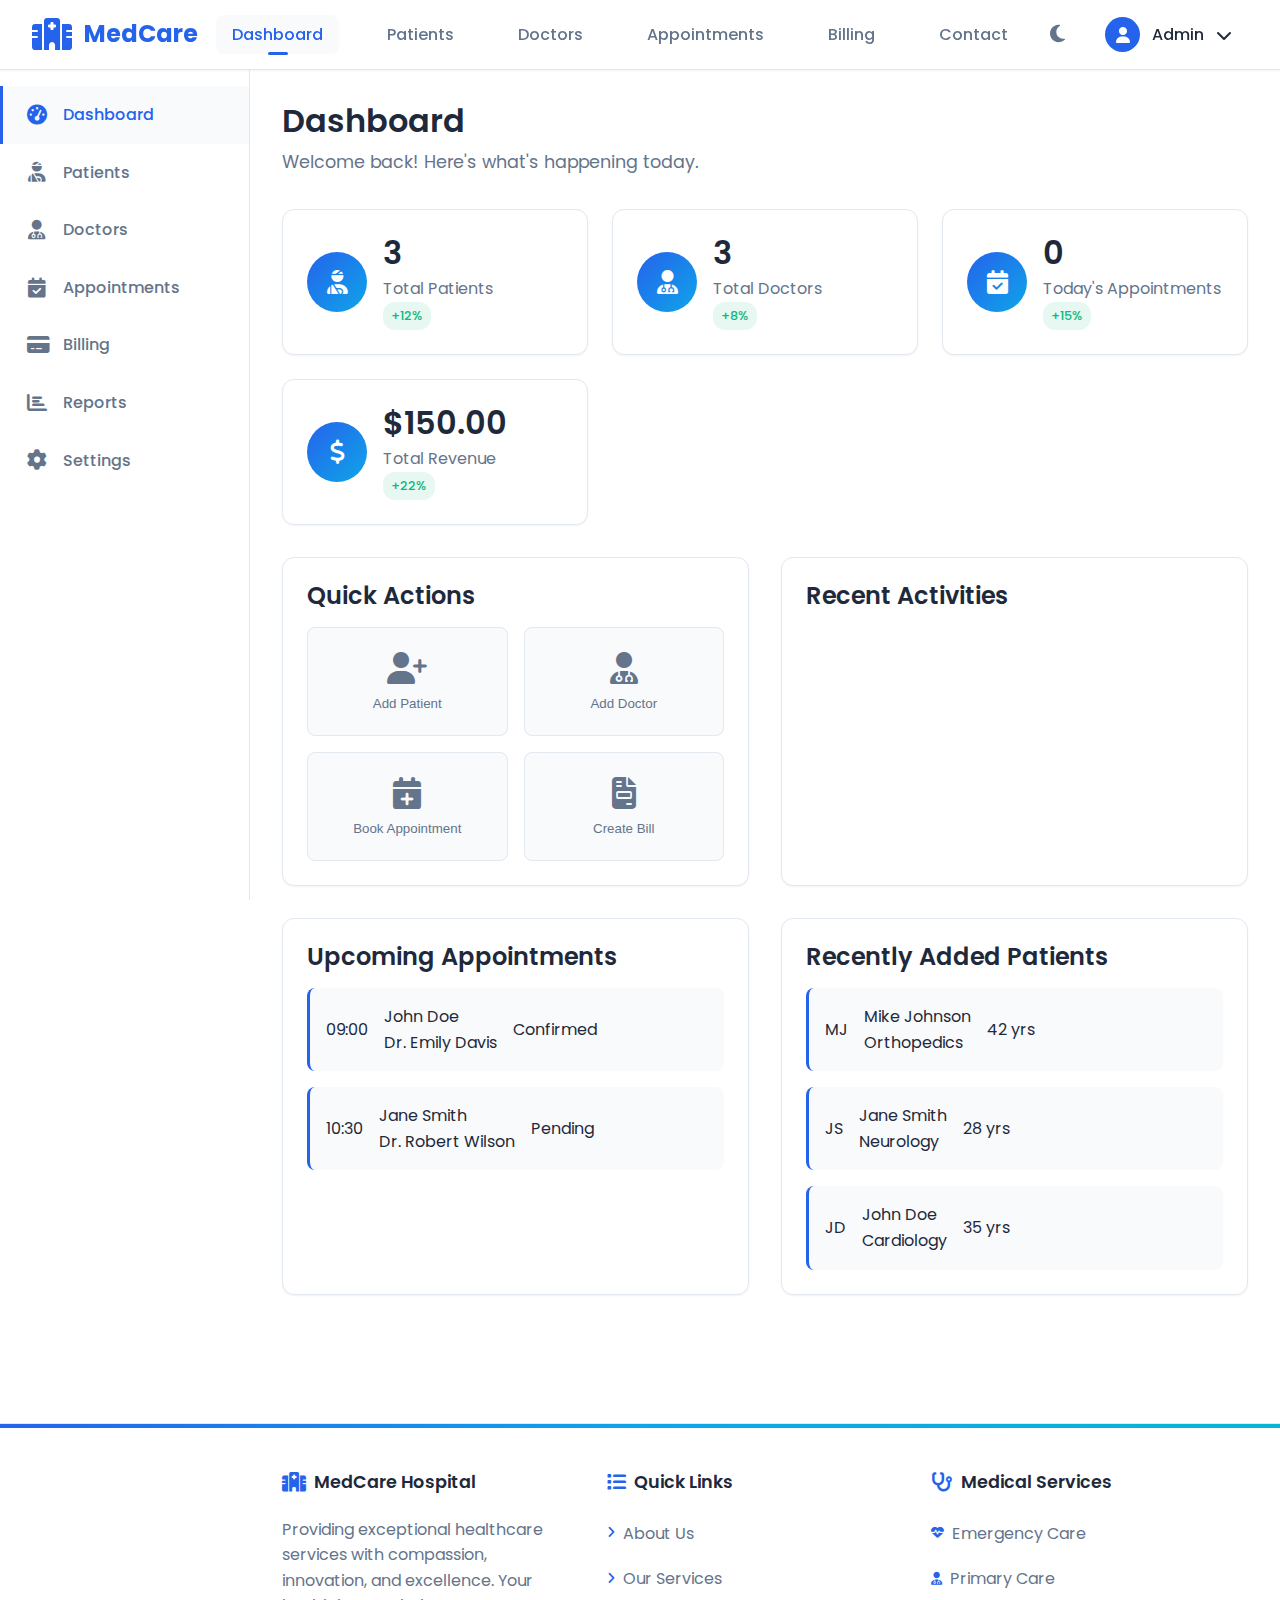
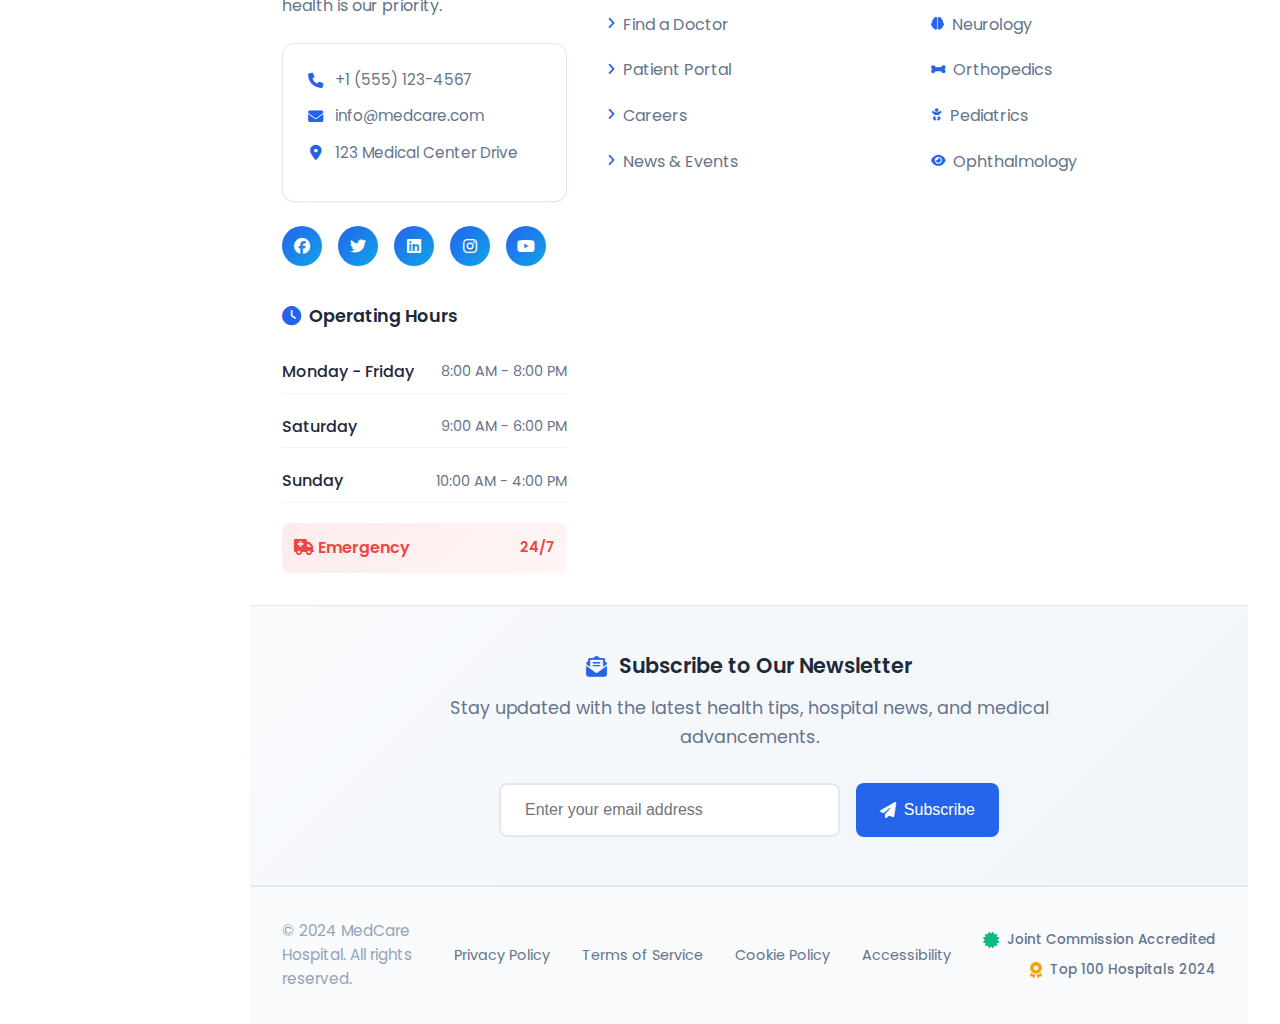
<file: index.html>
<!DOCTYPE html>
<html lang="en">
<head>
    <meta charset="UTF-8">
    <meta name="viewport" content="width=device-width, initial-scale=1.0">
    <title>Hospital Management System</title>
    <link rel="stylesheet" href="style.css">
    <link href="https://fonts.googleapis.com/css2?family=Poppins:wght@300;400;500;600;700&family=Roboto:wght@300;400;500;700&display=swap" rel="stylesheet">
    <link rel="stylesheet" href="https://cdnjs.cloudflare.com/ajax/libs/font-awesome/6.4.0/css/all.min.css">
</head>
<body>
    <!-- Header -->
    <header class="header">
        <div class="header-left">
            <div class="logo">
                <i class="fas fa-hospital"></i>
                <span>MedCare</span>
            </div>
        </div>
        <nav class="header-nav">
            <ul>
                <li><a href="#" class="nav-link active" data-page="dashboard">Dashboard</a></li>
                <li><a href="#" class="nav-link" data-page="patients">Patients</a></li>
                <li><a href="#" class="nav-link" data-page="doctors">Doctors</a></li>
                <li><a href="#" class="nav-link" data-page="appointments">Appointments</a></li>
                <li><a href="#" class="nav-link" data-page="billing">Billing</a></li>
                <li><a href="#" class="nav-link" data-page="contact">Contact</a></li>
            </ul>
        </nav>
        <div class="header-right">
            <button class="theme-toggle" id="themeToggle">
                <i class="fas fa-moon"></i>
            </button>
            <div class="user-profile">
                <div class="avatar">
                    <i class="fas fa-user"></i>
                </div>
                <span class="username">Admin</span>
                <i class="fas fa-chevron-down"></i>
            </div>
        </div>
    </header>

    <!-- Sidebar -->
    <aside class="sidebar">
        <nav class="sidebar-nav">
            <ul>
                <li>
                    <a href="#" class="sidebar-link active" data-page="dashboard">
                        <i class="fas fa-tachometer-alt"></i>
                        <span>Dashboard</span>
                    </a>
                </li>
                <li>
                    <a href="#" class="sidebar-link" data-page="patients">
                        <i class="fas fa-user-injured"></i>
                        <span>Patients</span>
                    </a>
                </li>
                <li>
                    <a href="#" class="sidebar-link" data-page="doctors">
                        <i class="fas fa-user-md"></i>
                        <span>Doctors</span>
                    </a>
                </li>
                <li>
                    <a href="#" class="sidebar-link" data-page="appointments">
                        <i class="fas fa-calendar-check"></i>
                        <span>Appointments</span>
                    </a>
                </li>
                <li>
                    <a href="#" class="sidebar-link" data-page="billing">
                        <i class="fas fa-credit-card"></i>
                        <span>Billing</span>
                    </a>
                </li>
                <li>
                    <a href="#" class="sidebar-link" data-page="reports">
                        <i class="fas fa-chart-bar"></i>
                        <span>Reports</span>
                    </a>
                </li>
                <li>
                    <a href="#" class="sidebar-link" data-page="settings">
                        <i class="fas fa-cog"></i>
                        <span>Settings</span>
                    </a>
                </li>
            </ul>
        </nav>
    </aside>

    <!-- Main Content -->
    <main class="main-content">
        <!-- Dashboard Page -->
        <section id="dashboard" class="page active">
            <div class="page-header">
                <h1>Dashboard</h1>
                <p>Welcome back! Here's what's happening today.</p>
            </div>
            
            <div class="stats-grid">
                <div class="stat-card">
                    <div class="stat-icon">
                        <i class="fas fa-user-injured"></i>
                    </div>
                    <div class="stat-content">
                        <h3 id="totalPatients">0</h3>
                        <p>Total Patients</p>
                        <span class="stat-change positive">+12% from last month</span>
                    </div>
                </div>
                <div class="stat-card">
                    <div class="stat-icon">
                        <i class="fas fa-user-md"></i>
                    </div>
                    <div class="stat-content">
                        <h3 id="totalDoctors">0</h3>
                        <p>Total Doctors</p>
                        <span class="stat-change positive">+5% from last month</span>
                    </div>
                </div>
                <div class="stat-card">
                    <div class="stat-icon">
                        <i class="fas fa-calendar-check"></i>
                    </div>
                    <div class="stat-content">
                        <h3 id="todayAppointments">0</h3>
                        <p>Today's Appointments</p>
                        <span class="stat-change neutral">No change</span>
                    </div>
                </div>
                <div class="stat-card">
                    <div class="stat-icon">
                        <i class="fas fa-dollar-sign"></i>
                    </div>
                    <div class="stat-content">
                        <h3 id="totalRevenue">$0</h3>
                        <p>Total Revenue</p>
                        <span class="stat-change positive">+18% from last month</span>
                    </div>
                </div>
            </div>

            <div class="dashboard-grid">
                <div class="quick-actions">
                    <h3>Quick Actions</h3>
                    <div class="action-buttons">
                        <button class="action-btn" onclick="hms.openPatientModal()">
                            <i class="fas fa-user-plus"></i>
                            <span>Add Patient</span>
                        </button>
                        <button class="action-btn" onclick="hms.openDoctorModal()">
                            <i class="fas fa-user-md"></i>
                            <span>Add Doctor</span>
                        </button>
                        <button class="action-btn" onclick="hms.navigateToPage('appointments')">
                            <i class="fas fa-calendar-plus"></i>
                            <span>Book Appointment</span>
                        </button>
                        <button class="action-btn" onclick="hms.navigateToPage('billing')">
                            <i class="fas fa-file-invoice"></i>
                            <span>Create Bill</span>
                        </button>
                    </div>
                </div>
                <div class="recent-activities">
                    <h3>Recent Activities</h3>
                    <div class="activity-list" id="activityList">
                        <!-- Activities will be populated by JavaScript -->
                    </div>
                </div>
            </div>

            <div class="dashboard-bottom">
                <div class="upcoming-appointments">
                    <h3>Upcoming Appointments</h3>
                    <div class="appointments-preview" id="appointmentsPreview">
                        <!-- Upcoming appointments will be populated by JavaScript -->
                    </div>
                </div>
                <div class="recent-patients">
                    <h3>Recently Added Patients</h3>
                    <div class="patients-preview" id="patientsPreview">
                        <!-- Recent patients will be populated by JavaScript -->
                    </div>
                </div>
            </div>
        </section>

        <!-- Patients Page -->
        <section id="patients" class="page">
            <div class="page-header">
                <h1>Patients Management</h1>
                <button class="btn btn-primary" id="addPatientBtn">
                    <i class="fas fa-plus"></i> Add Patient
                </button>
            </div>

            <div class="filters-section">
                <div class="search-box">
                    <i class="fas fa-search"></i>
                    <input type="text" id="patientSearch" placeholder="Search patients...">
                </div>
                <div class="filter-group">
                    <select id="genderFilter">
                        <option value="">All Genders</option>
                        <option value="Male">Male</option>
                        <option value="Female">Female</option>
                        <option value="Other">Other</option>
                    </select>
                    <select id="conditionFilter">
                        <option value="">All Conditions</option>
                        <option value="Cardiology">Cardiology</option>
                        <option value="Neurology">Neurology</option>
                        <option value="Orthopedics">Orthopedics</option>
                        <option value="General">General</option>
                    </select>
                    <select id="ageFilter">
                        <option value="">All Ages</option>
                        <option value="0-18">0-18</option>
                        <option value="19-30">19-30</option>
                        <option value="31-50">31-50</option>
                        <option value="51+">51+</option>
                    </select>
                </div>
            </div>

            <div class="table-container">
                <table class="data-table" id="patientsTable">
                    <thead>
                        <tr>
                            <th>ID</th>
                            <th>Name</th>
                            <th>Age</th>
                            <th>Gender</th>
                            <th>Contact</th>
                            <th>Condition</th>
                            <th>Last Visit</th>
                            <th>Actions</th>
                        </tr>
                    </thead>
                    <tbody id="patientsTableBody">
                        <!-- Patients will be populated by JavaScript -->
                    </tbody>
                </table>
            </div>
        </section>

        <!-- Doctors Page -->
        <section id="doctors" class="page">
            <div class="page-header">
                <h1>Doctors Management</h1>
                <button class="btn btn-primary" id="addDoctorBtn">
                    <i class="fas fa-plus"></i> Add Doctor
                </button>
            </div>

            <div class="filters-section">
                <div class="search-box">
                    <i class="fas fa-search"></i>
                    <input type="text" id="doctorSearch" placeholder="Search doctors...">
                </div>
                <div class="filter-group">
                    <select id="specializationFilter">
                        <option value="">All Specializations</option>
                        <option value="Cardiology">Cardiology</option>
                        <option value="Neurology">Neurology</option>
                        <option value="Orthopedics">Orthopedics</option>
                        <option value="General Medicine">General Medicine</option>
                        <option value="Pediatrics">Pediatrics</option>
                    </select>
                    <select id="availabilityFilter">
                        <option value="">All Availability</option>
                        <option value="Available">Available</option>
                        <option value="Busy">Busy</option>
                        <option value="On Leave">On Leave</option>
                    </select>
                </div>
            </div>

            <div class="doctors-grid" id="doctorsGrid">
                <!-- Doctors will be populated by JavaScript -->
            </div>
        </section>

        <!-- Appointments Page -->
        <section id="appointments" class="page">
            <div class="page-header">
                <h1>Appointments Management</h1>
                <button class="btn btn-primary" id="addAppointmentBtn">
                    <i class="fas fa-plus"></i> Book Appointment
                </button>
            </div>

            <div class="appointments-layout">
                <div class="appointments-form">
                    <h3>Book New Appointment</h3>
                    <form id="appointmentForm">
                        <div class="form-group">
                            <label for="appointmentPatient">Patient</label>
                            <select id="appointmentPatient" required>
                                <option value="">Select Patient</option>
                            </select>
                        </div>
                        <div class="form-group">
                            <label for="appointmentDoctor">Doctor</label>
                            <select id="appointmentDoctor" required>
                                <option value="">Select Doctor</option>
                            </select>
                        </div>
                        <div class="form-row">
                            <div class="form-group">
                                <label for="appointmentDate">Date</label>
                                <input type="date" id="appointmentDate" required>
                            </div>
                            <div class="form-group">
                                <label for="appointmentTime">Time</label>
                                <input type="time" id="appointmentTime" required>
                            </div>
                        </div>
                        <div class="form-group">
                            <label for="appointmentNotes">Notes</label>
                            <textarea id="appointmentNotes" placeholder="Any special notes or requirements" rows="3"></textarea>
                        </div>
                        <button type="submit" class="btn btn-primary">Book Appointment</button>
                    </form>
                </div>

                <div class="appointments-calendar">
                    <h3>Today's Schedule</h3>
                    <div class="today-schedule" id="todaySchedule">
                        <!-- Today's appointments will be populated by JavaScript -->
                    </div>
                </div>
            </div>

            <div class="appointments-table">
                <h3>All Appointments</h3>
                <div class="table-container">
                    <table class="data-table" id="appointmentsTable">
                        <thead>
                            <tr>
                                <th>ID</th>
                                <th>Patient</th>
                                <th>Doctor</th>
                                <th>Date</th>
                                <th>Time</th>
                                <th>Status</th>
                                <th>Actions</th>
                            </tr>
                        </thead>
                        <tbody id="appointmentsTableBody">
                            <!-- Appointments will be populated by JavaScript -->
                        </tbody>
                    </table>
                </div>
            </div>
        </section>

        <!-- Billing Page -->
        <section id="billing" class="page">
            <div class="page-header">
                <h1>Billing Management</h1>
                <button class="btn btn-primary" id="addBillingBtn">
                    <i class="fas fa-plus"></i> Create Bill
                </button>
            </div>

            <div class="billing-layout">
                <div class="billing-form">
                    <h3>Create New Bill</h3>
                    <form id="billingForm">
                        <div class="form-group">
                            <label for="billingPatient">Patient</label>
                            <select id="billingPatient" required>
                                <option value="">Select Patient</option>
                            </select>
                        </div>
                        <div class="form-group">
                            <label for="billingServices">Services</label>
                            <textarea id="billingServices" placeholder="Enter services provided" required></textarea>
                        </div>
                        <div class="form-row">
                            <div class="form-group">
                                <label for="billingAmount">Amount ($)</label>
                                <input type="number" id="billingAmount" step="0.01" required>
                            </div>
                            <div class="form-group">
                                <label for="billingStatus">Status</label>
                                <select id="billingStatus" required>
                                    <option value="Pending">Pending</option>
                                    <option value="Paid">Paid</option>
                                    <option value="Cancelled">Cancelled</option>
                                </select>
                            </div>
                        </div>
                        <div class="form-group">
                            <label for="billingNotes">Notes</label>
                            <textarea id="billingNotes" placeholder="Additional billing notes" rows="3"></textarea>
                        </div>
                        <button type="submit" class="btn btn-primary">Create Bill</button>
                    </form>
                </div>

                <div class="billing-summary">
                    <h3>Billing Summary</h3>
                    <div class="summary-cards">
                        <div class="summary-card">
                            <h4>Total Revenue</h4>
                            <p id="totalBillingRevenue">$0</p>
                        </div>
                        <div class="summary-card">
                            <h4>Pending Amount</h4>
                            <p id="pendingAmount">$0</p>
                        </div>
                        <div class="summary-card">
                            <h4>Paid Amount</h4>
                            <p id="paidAmount">$0</p>
                        </div>
                        <div class="summary-card">
                            <h4>This Month</h4>
                            <p id="thisMonthRevenue">$0</p>
                        </div>
                    </div>
                </div>
            </div>

            <div class="billing-table">
                <h3>Transaction History</h3>
                <div class="table-container">
                    <table class="data-table" id="billingTable">
                        <thead>
                            <tr>
                                <th>ID</th>
                                <th>Patient</th>
                                <th>Services</th>
                                <th>Amount</th>
                                <th>Status</th>
                                <th>Date</th>
                                <th>Actions</th>
                            </tr>
                        </thead>
                        <tbody id="billingTableBody">
                            <!-- Billing records will be populated by JavaScript -->
                        </tbody>
                    </table>
                </div>
            </div>
        </section>

        <!-- Reports Page -->
        <section id="reports" class="page">
            <div class="page-header">
                <h1>Reports & Analytics</h1>
                <p>Comprehensive insights and data analysis for better decision making</p>
            </div>

            <!-- Report Filters -->
            <div class="reports-filters">
                <div class="filter-row">
                    <div class="filter-group">
                        <label for="reportType">Report Type</label>
                        <select id="reportType">
                            <option value="financial">Financial Reports</option>
                            <option value="patient">Patient Analytics</option>
                            <option value="doctor">Doctor Performance</option>
                            <option value="appointment">Appointment Statistics</option>
                            <option value="revenue">Revenue Analysis</option>
                        </select>
                    </div>
                    <div class="filter-group">
                        <label for="dateRange">Date Range</label>
                        <select id="dateRange">
                            <option value="today">Today</option>
                            <option value="week">This Week</option>
                            <option value="month" selected>This Month</option>
                            <option value="quarter">This Quarter</option>
                            <option value="year">This Year</option>
                            <option value="custom">Custom Range</option>
                        </select>
                    </div>
                    <div class="filter-group">
                        <label for="departmentFilter">Department</label>
                        <select id="departmentFilter">
                            <option value="">All Departments</option>
                            <option value="cardiology">Cardiology</option>
                            <option value="neurology">Neurology</option>
                            <option value="orthopedics">Orthopedics</option>
                            <option value="general">General Medicine</option>
                            <option value="pediatrics">Pediatrics</option>
                        </select>
                    </div>
                    <button class="btn btn-primary" id="generateReportBtn">
                        <i class="fas fa-chart-line"></i> Generate Report
                    </button>
                </div>
            </div>

            <!-- Quick Stats Cards -->
            <div class="reports-stats">
                <div class="stat-card report-stat">
                    <div class="stat-icon">
                        <i class="fas fa-users"></i>
                    </div>
                    <div class="stat-content">
                        <h3 id="totalPatientsReport">0</h3>
                        <p>Total Patients</p>
                        <span class="stat-change positive">+15% from last month</span>
                    </div>
                </div>
                <div class="stat-card report-stat">
                    <div class="stat-icon">
                        <i class="fas fa-user-md"></i>
                    </div>
                    <div class="stat-content">
                        <h3 id="totalDoctorsReport">0</h3>
                        <p>Active Doctors</p>
                        <span class="stat-change positive">+8% from last month</span>
                    </div>
                </div>
                <div class="stat-card report-stat">
                    <div class="stat-icon">
                        <i class="fas fa-calendar-check"></i>
                    </div>
                    <div class="stat-content">
                        <h3 id="totalAppointmentsReport">0</h3>
                        <p>Appointments</p>
                        <span class="stat-change neutral">No change</span>
                    </div>
                </div>
                <div class="stat-card report-stat">
                    <div class="stat-icon">
                        <i class="fas fa-dollar-sign"></i>
                    </div>
                    <div class="stat-content">
                        <h3 id="totalRevenueReport">$0</h3>
                        <p>Total Revenue</p>
                        <span class="stat-change positive">+22% from last month</span>
                    </div>
                </div>
            </div>

            <!-- Report Content -->
            <div class="reports-content">
                <!-- Financial Reports -->
                <div class="report-section" id="financialReport">
                    <h3><i class="fas fa-chart-pie"></i> Financial Overview</h3>
                    <div class="report-grid">
                        <div class="report-card">
                            <h4>Revenue Breakdown</h4>
                            <div class="revenue-chart">
                                <div class="chart-item">
                                    <div class="chart-bar" style="height: 80%; background: var(--success-color);"></div>
                                    <span>Cardiology</span>
                                    <strong>$45,200</strong>
                                </div>
                                <div class="chart-item">
                                    <div class="chart-bar" style="height: 65%; background: var(--primary-color);"></div>
                                    <span>Neurology</span>
                                    <strong>$38,500</strong>
                                </div>
                                <div class="chart-item">
                                    <div class="chart-bar" style="height: 45%; background: var(--warning-color);"></div>
                                    <span>Orthopedics</span>
                                    <strong>$28,300</strong>
                                </div>
                                <div class="chart-item">
                                    <div class="chart-bar" style="height: 35%; background: var(--info-color);"></div>
                                    <span>General</span>
                                    <strong>$22,100</strong>
                                </div>
                            </div>
                        </div>
                        <div class="report-card">
                            <h4>Monthly Trends</h4>
                            <div class="trend-chart">
                                <div class="trend-line">
                                    <span>Jan</span>
                                    <div class="trend-point" style="bottom: 20%;"></div>
                                </div>
                                <div class="trend-line">
                                    <span>Feb</span>
                                    <div class="trend-point" style="bottom: 35%;"></div>
                                </div>
                                <div class="trend-line">
                                    <span>Mar</span>
                                    <div class="trend-point" style="bottom: 50%;"></div>
                                </div>
                                <div class="trend-line">
                                    <span>Apr</span>
                                    <div class="trend-point" style="bottom: 65%;"></div>
                                </div>
                                <div class="trend-line">
                                    <span>May</span>
                                    <div class="trend-point" style="bottom: 80%;"></div>
                                </div>
                                <div class="trend-line">
                                    <span>Jun</span>
                                    <div class="trend-point" style="bottom: 90%;"></div>
                                </div>
                            </div>
                        </div>
                    </div>
                </div>

                <!-- Patient Analytics -->
                <div class="report-section" id="patientReport">
                    <h3><i class="fas fa-user-injured"></i> Patient Demographics</h3>
                    <div class="report-grid">
                        <div class="report-card">
                            <h4>Age Distribution</h4>
                            <div class="demographics-chart">
                                <div class="demo-item">
                                    <span>0-18</span>
                                    <div class="demo-bar">
                                        <div class="demo-fill" style="width: 25%; background: var(--primary-color);"></div>
                                    </div>
                                    <strong>25%</strong>
                                </div>
                                <div class="demo-item">
                                    <span>19-30</span>
                                    <div class="demo-bar">
                                        <div class="demo-fill" style="width: 35%; background: var(--secondary-color);"></div>
                                    </div>
                                    <strong>35%</strong>
                                </div>
                                <div class="demo-item">
                                    <span>31-50</span>
                                    <div class="demo-bar">
                                        <div class="demo-fill" style="width: 30%; background: var(--accent-color);"></div>
                                    </div>
                                    <strong>30%</strong>
                                </div>
                                <div class="demo-item">
                                    <span>51+</span>
                                    <div class="demo-bar">
                                        <div class="demo-fill" style="width: 10%; background: var(--warning-color);"></div>
                                    </div>
                                    <strong>10%</strong>
                                </div>
                            </div>
                        </div>
                        <div class="report-card">
                            <h4>Gender Distribution</h4>
                            <div class="gender-chart">
                                <div class="gender-item">
                                    <div class="gender-circle male">
                                        <span>Male</span>
                                        <strong>45%</strong>
                                    </div>
                                </div>
                                <div class="gender-item">
                                    <div class="gender-circle female">
                                        <span>Female</span>
                                        <strong>55%</strong>
                                    </div>
                                </div>
                            </div>
                        </div>
                    </div>
                </div>

                <!-- Doctor Performance -->
                <div class="report-section" id="doctorReport">
                    <h3><i class="fas fa-user-md"></i> Doctor Performance Metrics</h3>
                    <div class="report-table">
                        <table class="data-table">
                            <thead>
                                <tr>
                                    <th>Doctor</th>
                                    <th>Specialization</th>
                                    <th>Patients Seen</th>
                                    <th>Rating</th>
                                    <th>Efficiency</th>
                                    <th>Status</th>
                                </tr>
                            </thead>
                            <tbody id="doctorPerformanceTable">
                                <!-- Will be populated by JavaScript -->
                            </tbody>
                        </table>
                    </div>
                </div>

                <!-- Export Options -->
                <div class="export-section">
                    <h3><i class="fas fa-download"></i> Export Reports</h3>
                    <div class="export-buttons">
                        <button class="btn btn-secondary">
                            <i class="fas fa-file-pdf"></i> Export as PDF
                        </button>
                        <button class="btn btn-secondary">
                            <i class="fas fa-file-excel"></i> Export as Excel
                        </button>
                        <button class="btn btn-secondary">
                            <i class="fas fa-file-csv"></i> Export as CSV
                        </button>
                        <button class="btn btn-primary">
                            <i class="fas fa-print"></i> Print Report
                        </button>
                    </div>
                </div>
            </div>
        </section>

        <!-- Reports Page -->
        <section id="reports" class="page">
            <div class="page-header">
                <h1>Reports & Analytics</h1>
                <p>Comprehensive insights and data analysis for better decision making</p>
            </div>

            <!-- Report Filters -->
            <div class="reports-filters">
                <div class="filter-row">
                    <div class="filter-group">
                        <label for="reportType">Report Type</label>
                        <select id="reportType">
                            <option value="financial">Financial Reports</option>
                            <option value="patient">Patient Analytics</option>
                            <option value="doctor">Doctor Performance</option>
                            <option value="appointment">Appointment Statistics</option>
                            <option value="revenue">Revenue Analysis</option>
                        </select>
                    </div>
                    <div class="filter-group">
                        <label for="dateRange">Date Range</label>
                        <select id="dateRange">
                            <option value="today">Today</option>
                            <option value="week">This Week</option>
                            <option value="month" selected>This Month</option>
                            <option value="quarter">This Quarter</option>
                            <option value="year">This Year</option>
                            <option value="custom">Custom Range</option>
                        </select>
                    </div>
                    <div class="filter-group">
                        <label for="departmentFilter">Department</label>
                        <select id="departmentFilter">
                            <option value="">All Departments</option>
                            <option value="cardiology">Cardiology</option>
                            <option value="neurology">Neurology</option>
                            <option value="orthopedics">Orthopedics</option>
                            <option value="general">General Medicine</option>
                            <option value="pediatrics">Pediatrics</option>
                        </select>
                    </div>
                    <button class="btn btn-primary" id="generateReportBtn">
                        <i class="fas fa-chart-line"></i> Generate Report
                    </button>
                </div>
            </div>

            <!-- Quick Stats Cards -->
            <div class="reports-stats">
                <div class="stat-card report-stat">
                    <div class="stat-icon">
                        <i class="fas fa-users"></i>
                    </div>
                    <div class="stat-content">
                        <h3 id="totalPatientsReport">0</h3>
                        <p>Total Patients</p>
                        <span class="stat-change positive">+15% from last month</span>
                    </div>
                </div>
                <div class="stat-card report-stat">
                    <div class="stat-icon">
                        <i class="fas fa-user-md"></i>
                    </div>
                    <div class="stat-content">
                        <h3 id="totalDoctorsReport">0</h3>
                        <p>Active Doctors</p>
                        <span class="stat-change positive">+8% from last month</span>
                    </div>
                </div>
                <div class="stat-card report-stat">
                    <div class="stat-icon">
                        <i class="fas fa-calendar-check"></i>
                    </div>
                    <div class="stat-content">
                        <h3 id="totalAppointmentsReport">0</h3>
                        <p>Appointments</p>
                        <span class="stat-change neutral">No change</span>
                    </div>
                </div>
                <div class="stat-card report-stat">
                    <div class="stat-icon">
                        <i class="fas fa-dollar-sign"></i>
                    </div>
                    <div class="stat-content">
                        <h3 id="totalRevenueReport">$0</h3>
                        <p>Total Revenue</p>
                        <span class="stat-change positive">+22% from last month</span>
                    </div>
                </div>
            </div>

            <!-- Report Content -->
            <div class="reports-content">
                <!-- Financial Reports -->
                <div class="report-section" id="financialReport">
                    <h3><i class="fas fa-chart-pie"></i> Financial Overview</h3>
                    <div class="report-grid">
                        <div class="report-card">
                            <h4>Revenue Breakdown</h4>
                            <div class="revenue-chart">
                                <div class="chart-item">
                                    <div class="chart-bar" style="height: 80%; background: var(--success-color);"></div>
                                    <span>Cardiology</span>
                                    <strong>$45,200</strong>
                                </div>
                                <div class="chart-item">
                                    <div class="chart-bar" style="height: 65%; background: var(--primary-color);"></div>
                                    <span>Neurology</span>
                                    <strong>$38,500</strong>
                                </div>
                                <div class="chart-item">
                                    <div class="chart-bar" style="height: 45%; background: var(--warning-color);"></div>
                                    <span>Orthopedics</span>
                                    <strong>$28,300</strong>
                                </div>
                                <div class="chart-item">
                                    <div class="chart-bar" style="height: 45%; background: var(--info-color);"></div>
                                    <span>General</span>
                                    <strong>$22,100</strong>
                                </div>
                            </div>
                        </div>
                        <div class="report-card">
                            <h4>Monthly Trends</h4>
                            <div class="trend-chart">
                                <div class="trend-line">
                                    <span>Jan</span>
                                    <div class="trend-point" style="bottom: 20%;"></div>
                                </div>
                                <div class="trend-line">
                                    <span>Feb</span>
                                    <div class="trend-point" style="bottom: 35%;"></div>
                                </div>
                                <div class="trend-line">
                                    <span>Mar</span>
                                    <div class="trend-point" style="bottom: 50%;"></div>
                                </div>
                                <div class="trend-line">
                                    <span>Apr</span>
                                    <div class="trend-point" style="bottom: 65%;"></div>
                                </div>
                                <div class="trend-line">
                                    <span>May</span>
                                    <div class="trend-point" style="bottom: 80%;"></div>
                                </div>
                                <div class="trend-line">
                                    <span>Jun</span>
                                    <div class="trend-point" style="bottom: 90%;"></div>
                                </div>
                            </div>
                        </div>
                    </div>
                </div>

                <!-- Export Options -->
                <div class="export-section">
                    <h3><i class="fas fa-download"></i> Export Reports</h3>
                    <div class="export-buttons">
                        <button class="btn btn-secondary">
                            <i class="fas fa-file-pdf"></i> Export as PDF
                        </button>
                        <button class="btn btn-secondary">
                            <i class="fas fa-file-excel"></i> Export as Excel
                        </button>
                        <button class="btn btn-secondary">
                            <i class="fas fa-file-csv"></i> Export as CSV
                        </button>
                        <button class="btn btn-primary">
                            <i class="fas fa-print"></i> Print Report
                        </button>
                    </div>
                </div>
            </div>
        </section>

        <!-- Contact Page -->
        <section id="contact" class="page">
            <div class="page-header">
                <h1>Contact Us</h1>
                <p>Get in touch with our team</p>
            </div>

            <div class="contact-layout">
                <div class="contact-info">
                    <h3>Contact Information</h3>
                    <div class="contact-item">
                        <i class="fas fa-map-marker-alt"></i>
                        <div>
                            <h4>Address</h4>
                            <p>123 Medical Center Drive<br>Healthcare City, HC 12345</p>
                        </div>
                    </div>
                    <div class="contact-item">
                        <i class="fas fa-phone"></i>
                        <div>
                            <h4>Phone</h4>
                            <p>+1 (555) 123-4567</p>
                        </div>
                    </div>
                    <div class="contact-item">
                        <i class="fas fa-envelope"></i>
                        <div>
                            <h4>Email</h4>
                            <p>info@medcare.com</p>
                        </div>
                    </div>
                    <div class="contact-item">
                        <i class="fas fa-clock"></i>
                        <div>
                            <h4>Hours</h4>
                            <p>Monday - Friday: 8:00 AM - 8:00 PM<br>Saturday: 9:00 AM - 6:00 PM<br>Sunday: 10:00 AM - 4:00 PM</p>
                        </div>
                    </div>
                </div>

                <div class="contact-form">
                    <h3>Send us a Message</h3>
                    <form id="contactForm">
                        <div class="form-group">
                            <label for="contactName">Name</label>
                            <input type="text" id="contactName" required>
                        </div>
                        <div class="form-group">
                            <label for="contactEmail">Email</label>
                            <input type="email" id="contactEmail" required>
                        </div>
                        <div class="form-group">
                            <label for="contactSubject">Subject</label>
                            <input type="text" id="contactSubject" required>
                        </div>
                        <div class="form-group">
                            <label for="contactMessage">Message</label>
                            <textarea id="contactMessage" rows="5" required></textarea>
                        </div>
                        <button type="submit" class="btn btn-primary">Send Message</button>
                    </form>
                </div>
            </div>
        </section>
    </main>

    <!-- Modals -->
    <div class="modal" id="patientModal">
        <div class="modal-content">
            <div class="modal-header">
                <h3 id="patientModalTitle">Add New Patient</h3>
                <button class="modal-close" id="patientModalClose">&times;</button>
            </div>
            <form id="patientForm">
                <div class="form-group">
                    <label for="patientName">Full Name</label>
                    <input type="text" id="patientName" required>
                </div>
                <div class="form-row">
                    <div class="form-group">
                        <label for="patientAge">Age</label>
                        <input type="number" id="patientAge" min="0" max="150" required>
                    </div>
                    <div class="form-group">
                        <label for="patientGender">Gender</label>
                        <select id="patientGender" required>
                            <option value="">Select Gender</option>
                            <option value="Male">Male</option>
                            <option value="Female">Female</option>
                            <option value="Other">Other</option>
                        </select>
                    </div>
                </div>
                <div class="form-group">
                    <label for="patientContact">Contact Number</label>
                    <input type="tel" id="patientContact" required>
                </div>
                <div class="form-group">
                    <label for="patientEmail">Email Address</label>
                    <input type="email" id="patientEmail" required>
                </div>
                <div class="form-group">
                    <label for="patientCondition">Medical Condition</label>
                    <select id="patientCondition" required>
                        <option value="">Select Condition</option>
                        <option value="Cardiology">Cardiology</option>
                        <option value="Neurology">Neurology</option>
                        <option value="Orthopedics">Orthopedics</option>
                        <option value="General">General</option>
                    </select>
                </div>
                <div class="form-group">
                    <label for="patientAddress">Address</label>
                    <textarea id="patientAddress" rows="3" placeholder="Enter patient address"></textarea>
                </div>
                <div class="form-actions">
                    <button type="button" class="btn btn-secondary" id="patientModalCancel">Cancel</button>
                    <button type="submit" class="btn btn-primary">Save Patient</button>
                </div>
            </form>
        </div>
    </div>

    <div class="modal" id="doctorModal">
        <div class="modal-content">
            <div class="modal-header">
                <h3 id="doctorModalTitle">Add New Doctor</h3>
                <button class="modal-close" id="doctorModalClose">&times;</button>
            </div>
            <form id="doctorForm">
                <div class="form-group">
                    <label for="doctorName">Full Name</label>
                    <input type="text" id="doctorName" required>
                </div>
                <div class="form-group">
                    <label for="doctorSpecialization">Specialization</label>
                    <select id="doctorSpecialization" required>
                        <option value="">Select Specialization</option>
                        <option value="Cardiology">Cardiology</option>
                        <option value="Neurology">Neurology</option>
                        <option value="Orthopedics">Orthopedics</option>
                        <option value="General Medicine">General Medicine</option>
                        <option value="Pediatrics">Pediatrics</option>
                    </select>
                </div>
                <div class="form-group">
                    <label for="doctorAvailability">Availability</label>
                    <select id="doctorAvailability" required>
                        <option value="">Select Availability</option>
                        <option value="Available">Available</option>
                        <option value="Busy">Busy</option>
                        <option value="On Leave">On Leave</option>
                    </select>
                </div>
                <div class="form-row">
                    <div class="form-group">
                        <label for="doctorRating">Rating</label>
                        <input type="number" id="doctorRating" min="1" max="5" step="0.1" required>
                    </div>
                    <div class="form-group">
                        <label for="doctorExperience">Experience (Years)</label>
                        <input type="number" id="doctorExperience" min="0" max="50" required>
                    </div>
                </div>
                <div class="form-group">
                    <label for="doctorContact">Contact Number</label>
                    <input type="tel" id="doctorContact" required>
                </div>
                <div class="form-group">
                    <label for="doctorEmail">Email Address</label>
                    <input type="email" id="doctorEmail" required>
                </div>
                <div class="form-actions">
                    <button type="button" class="btn btn-secondary" id="doctorModalCancel">Cancel</button>
                    <button type="submit" class="btn btn-primary">Save Doctor</button>
                </div>
            </form>
        </div>
    </div>

    <!-- Toast Notifications -->
    <div class="toast-container" id="toastContainer"></div>

    <!-- Footer -->
    <footer class="footer">
        <div class="footer-content">
            <div class="footer-section">
                <h4><i class="fas fa-hospital"></i> MedCare Hospital</h4>
                <p>Providing exceptional healthcare services with compassion, innovation, and excellence. Your health is our priority.</p>
                <div class="contact-info">
                    <p><i class="fas fa-phone"></i> +1 (555) 123-4567</p>
                    <p><i class="fas fa-envelope"></i> info@medcare.com</p>
                    <p><i class="fas fa-map-marker-alt"></i> 123 Medical Center Drive</p>
                </div>
                <div class="social-links">
                    <a href="#" title="Facebook"><i class="fab fa-facebook"></i></a>
                    <a href="#" title="Twitter"><i class="fab fa-twitter"></i></a>
                    <a href="#" title="LinkedIn"><i class="fab fa-linkedin"></i></a>
                    <a href="#" title="Instagram"><i class="fab fa-instagram"></i></a>
                    <a href="#" title="YouTube"><i class="fab fa-youtube"></i></a>
                </div>
            </div>
            
            <div class="footer-section">
                <h4><i class="fas fa-list"></i> Quick Links</h4>
                <ul>
                    <li><a href="#"><i class="fas fa-angle-right"></i> About Us</a></li>
                    <li><a href="#"><i class="fas fa-angle-right"></i> Our Services</a></li>
                    <li><a href="#"><i class="fas fa-angle-right"></i> Find a Doctor</a></li>
                    <li><a href="#"><i class="fas fa-angle-right"></i> Patient Portal</a></li>
                    <li><a href="#"><i class="fas fa-angle-right"></i> Careers</a></li>
                    <li><a href="#"><i class="fas fa-angle-right"></i> News & Events</a></li>
                </ul>
            </div>
            
            <div class="footer-section">
                <h4><i class="fas fa-stethoscope"></i> Medical Services</h4>
                <ul>
                    <li><a href="#"><i class="fas fa-heartbeat"></i> Emergency Care</a></li>
                    <li><a href="#"><i class="fas fa-user-md"></i> Primary Care</a></li>
                    <li><a href="#"><i class="fas fa-brain"></i> Neurology</a></li>
                    <li><a href="#"><i class="fas fa-bone"></i> Orthopedics</a></li>
                    <li><a href="#"><i class="fas fa-baby"></i> Pediatrics</a></li>
                    <li><a href="#"><i class="fas fa-eye"></i> Ophthalmology</a></li>
                </ul>
            </div>
            
            <div class="footer-section">
                <h4><i class="fas fa-clock"></i> Operating Hours</h4>
                <div class="hours-info">
                    <div class="hours-row">
                        <span>Monday - Friday</span>
                        <span>8:00 AM - 8:00 PM</span>
                    </div>
                    <div class="hours-row">
                        <span>Saturday</span>
                        <span>9:00 AM - 6:00 PM</span>
                    </div>
                    <div class="hours-row">
                        <span>Sunday</span>
                        <span>10:00 AM - 4:00 PM</span>
                    </div>
                    <div class="hours-row emergency">
                        <span><i class="fas fa-ambulance"></i> Emergency</span>
                        <span>24/7</span>
                    </div>
                </div>
            </div>
        </div>
        
        <div class="footer-middle">
            <div class="newsletter-section">
                <h4><i class="fas fa-envelope-open-text"></i> Subscribe to Our Newsletter</h4>
                <p>Stay updated with the latest health tips, hospital news, and medical advancements.</p>
                <form class="newsletter-form">
                    <input type="email" placeholder="Enter your email address" required>
                    <button type="submit" class="btn btn-primary">
                        <i class="fas fa-paper-plane"></i> Subscribe
                    </button>
                </form>
            </div>
        </div>
        
        <div class="footer-bottom">
            <div class="footer-bottom-content">
                <div class="copyright">
                    <p>&copy; 2024 MedCare Hospital. All rights reserved.</p>
                </div>
                <div class="footer-links">
                    <a href="#">Privacy Policy</a>
                    <a href="#">Terms of Service</a>
                    <a href="#">Cookie Policy</a>
                    <a href="#">Accessibility</a>
                </div>
                <div class="accreditation">
                    <span><i class="fas fa-certificate"></i> Joint Commission Accredited</span>
                    <span><i class="fas fa-award"></i> Top 100 Hospitals 2024</span>
                </div>
            </div>
        </div>
    </footer>

    <script src="app.js"></script>
</body>
</html>
</file>
<file: style.css>
/* CSS Variables for Theme */
:root {
    /* Light Theme Colors */
    --primary-color: #2563eb;
    --primary-light: #3b82f6;
    --primary-dark: #1d4ed8;
    --secondary-color: #0ea5e9;
    --accent-color: #06b6d4;
    
    --background-color: #ffffff;
    --surface-color: #f8fafc;
    --card-color: #ffffff;
    --border-color: #e2e8f0;
    --divider-color: #f1f5f9;
    
    --text-primary: #1e293b;
    --text-secondary: #64748b;
    --text-muted: #94a3b8;
    
    --success-color: #10b981;
    --warning-color: #f59e0b;
    --error-color: #ef4444;
    --info-color: #3b82f6;
    
    --shadow-sm: 0 1px 2px 0 rgb(0 0 0 / 0.05);
    --shadow-md: 0 4px 6px -1px rgb(0 0 0 / 0.1), 0 2px 4px -2px rgb(0 0 0 / 0.1);
    --shadow-lg: 0 10px 15px -3px rgb(0 0 0 / 0.1), 0 4px 6px -4px rgb(0 0 0 / 0.1);
    --shadow-xl: 0 20px 25px -5px rgb(0 0 0 / 0.1), 0 8px 10px -6px rgb(0 0 0 / 0.1);
    
    --border-radius: 8px;
    --border-radius-lg: 12px;
    --border-radius-xl: 16px;
    
    --transition: all 0.2s ease-in-out;
    --transition-slow: all 0.3s ease-in-out;
}

/* Dark Theme Colors */
[data-theme="dark"] {
    --background-color: #0f172a;
    --surface-color: #1e293b;
    --card-color: #334155;
    --border-color: #475569;
    --divider-color: #334155;
    
    --text-primary: #f8fafc;
    --text-secondary: #cbd5e1;
    --text-muted: #94a3b8;
}

/* Reset and Base Styles */
* {
    margin: 0;
    padding: 0;
    box-sizing: border-box;
}

html {
    font-size: 16px;
    scroll-behavior: smooth;
}

body {
    font-family: 'Poppins', 'Roboto', sans-serif;
    background-color: var(--background-color);
    color: var(--text-primary);
    line-height: 1.6;
    transition: var(--transition-slow);
    overflow-x: hidden;
}

/* Typography */
h1, h2, h3, h4, h5, h6 {
    font-weight: 600;
    line-height: 1.2;
    margin-bottom: 0.5rem;
}

h1 { font-size: 2rem; }
h2 { font-size: 1.75rem; }
h3 { font-size: 1.5rem; }
h4 { font-size: 1.25rem; }
h5 { font-size: 1.125rem; }
h6 { font-size: 1rem; }

p {
    margin-bottom: 1rem;
    color: var(--text-secondary);
}

/* Header Styles */
.header {
    position: fixed;
    top: 0;
    left: 0;
    right: 0;
    height: 70px;
    background-color: var(--card-color);
    border-bottom: 1px solid var(--border-color);
    display: flex;
    align-items: center;
    justify-content: space-between;
    padding: 0 2rem;
    z-index: 1000;
    box-shadow: var(--shadow-sm);
    transition: var(--transition);
}

.header-left .logo {
    display: flex;
    align-items: center;
    gap: 0.75rem;
    font-size: 1.5rem;
    font-weight: 700;
    color: var(--primary-color);
}

.logo i {
    font-size: 2rem;
}

.header-nav ul {
    display: flex;
    list-style: none;
    gap: 2rem;
}

.nav-link {
    text-decoration: none;
    color: var(--text-secondary);
    font-weight: 500;
    padding: 0.5rem 1rem;
    border-radius: var(--border-radius);
    transition: var(--transition);
    position: relative;
}

.nav-link:hover,
.nav-link.active {
    color: var(--primary-color);
    background-color: var(--surface-color);
}

.nav-link.active::after {
    content: '';
    position: absolute;
    bottom: -1px;
    left: 50%;
    transform: translateX(-50%);
    width: 20px;
    height: 3px;
    background-color: var(--primary-color);
    border-radius: 2px;
}

.header-right {
    display: flex;
    align-items: center;
    gap: 1rem;
}

.theme-toggle {
    background: none;
    border: none;
    color: var(--text-secondary);
    font-size: 1.25rem;
    cursor: pointer;
    padding: 0.5rem;
    border-radius: var(--border-radius);
    transition: var(--transition);
}

.theme-toggle:hover {
    background-color: var(--surface-color);
    color: var(--primary-color);
}

.user-profile {
    display: flex;
    align-items: center;
    gap: 0.75rem;
    cursor: pointer;
    padding: 0.5rem 1rem;
    border-radius: var(--border-radius);
    transition: var(--transition);
}

.user-profile:hover {
    background-color: var(--surface-color);
}

.avatar {
    width: 35px;
    height: 35px;
    border-radius: 50%;
    object-fit: cover;
    background-color: var(--primary-color);
    display: flex;
    align-items: center;
    justify-content: center;
    color: white;
    font-weight: 600;
}

.username {
    font-weight: 500;
    color: var(--text-primary);
}

/* Sidebar Styles */
.sidebar {
    position: fixed;
    left: 0;
    top: 70px;
    width: 250px;
    height: calc(100vh - 70px);
    background-color: var(--card-color);
    border-right: 1px solid var(--border-color);
    overflow-y: auto;
    z-index: 999;
    transition: var(--transition);
}

.sidebar-nav ul {
    list-style: none;
    padding: 1rem 0;
}

.sidebar-link {
    display: flex;
    align-items: center;
    gap: 1rem;
    padding: 1rem 1.5rem;
    text-decoration: none;
    color: var(--text-secondary);
    font-weight: 500;
    transition: var(--transition);
    border-left: 3px solid transparent;
}

.sidebar-link:hover,
.sidebar-link.active {
    background-color: var(--surface-color);
    color: var(--primary-color);
    border-left-color: var(--primary-color);
}

.sidebar-link i {
    font-size: 1.25rem;
    width: 20px;
    text-align: center;
}

/* Main Content */
.main-content {
    margin-left: 250px;
    margin-top: 70px;
    padding: 2rem;
    min-height: calc(100vh - 70px);
    transition: var(--transition);
    position: relative;
    z-index: 1;
    padding-bottom: 4rem; /* Add bottom padding to prevent footer overlap */
}

/* Page Styles */
.page {
    display: none;
    animation: fadeIn 0.3s ease-in-out;
    min-height: calc(100vh - 200px); /* Ensure minimum height for content */
}

.page.active {
    display: block;
}

@keyframes fadeIn {
    from { opacity: 0; transform: translateY(10px); }
    to { opacity: 1; transform: translateY(0); }
}

.page-header {
    margin-bottom: 2rem;
}

.page-header h1 {
    color: var(--text-primary);
    margin-bottom: 0.5rem;
}

.page-header p {
    color: var(--text-secondary);
    font-size: 1.1rem;
}

/* Stats Grid */
.stats-grid {
    display: grid;
    grid-template-columns: repeat(auto-fit, minmax(280px, 1fr));
    gap: 1.5rem;
    margin-bottom: 2rem;
}

.stat-card {
    background-color: var(--card-color);
    border: 1px solid var(--border-color);
    border-radius: var(--border-radius-lg);
    padding: 1.5rem;
    display: flex;
    align-items: center;
    gap: 1rem;
    box-shadow: var(--shadow-sm);
    transition: var(--transition);
}

.stat-card:hover {
    transform: translateY(-2px);
    box-shadow: var(--shadow-md);
}

.stat-card:hover .stat-icon {
    transform: scale(1.1);
}

.stat-icon {
    width: 60px;
    height: 60px;
    border-radius: 50%;
    background: linear-gradient(135deg, var(--primary-color), var(--secondary-color));
    display: flex;
    align-items: center;
    justify-content: center;
    color: white;
    font-size: 1.5rem;
    transition: var(--transition);
}

.stat-content h3 {
    font-size: 2rem;
    color: var(--text-primary);
    margin-bottom: 0.25rem;
}

.stat-content p {
    color: var(--text-secondary);
    margin-bottom: 0;
}

.stat-change {
    font-size: 0.8rem;
    font-weight: 500;
    padding: 0.25rem 0.5rem;
    border-radius: 12px;
    display: inline-block;
}

.stat-change.positive {
    background-color: rgb(16 185 129 / 0.1);
    color: var(--success-color);
}

.stat-change.negative {
    background-color: rgb(239 68 68 / 0.1);
    color: var(--error-color);
}

.stat-change.neutral {
    background-color: rgb(148 163 184 / 0.1);
    color: var(--text-muted);
}

/* Dashboard Grid */
.dashboard-grid {
    display: grid;
    grid-template-columns: 1fr 1fr;
    gap: 2rem;
    margin-bottom: 2rem;
}

.quick-actions,
.recent-activities {
    background-color: var(--card-color);
    border: 1px solid var(--border-color);
    border-radius: var(--border-radius-lg);
    padding: 1.5rem;
    box-shadow: var(--shadow-sm);
}

.quick-actions h3,
.recent-activities h3 {
    margin-bottom: 1rem;
    color: var(--text-primary);
}

.action-buttons {
    display: grid;
    grid-template-columns: repeat(2, 1fr);
    gap: 1rem;
}

.action-btn {
    display: flex;
    flex-direction: column;
    align-items: center;
    gap: 0.75rem;
    padding: 1.5rem 1rem;
    background-color: var(--surface-color);
    border: 1px solid var(--border-color);
    border-radius: var(--border-radius);
    color: var(--text-secondary);
    text-decoration: none;
    transition: var(--transition);
    cursor: pointer;
}

.action-btn:hover {
    background-color: var(--primary-color);
    color: white;
    transform: translateY(-2px);
    box-shadow: var(--shadow-md);
}

.action-btn i {
    font-size: 2rem;
}

.action-btn span {
    font-weight: 500;
    text-align: center;
}

/* Dashboard Bottom */
.dashboard-bottom {
    display: grid;
    grid-template-columns: 1fr 1fr;
    gap: 2rem;
}

.upcoming-appointments,
.recent-patients {
    background-color: var(--card-color);
    border: 1px solid var(--border-color);
    border-radius: var(--border-radius-lg);
    padding: 1.5rem;
    box-shadow: var(--shadow-sm);
}

.upcoming-appointments h3,
.recent-patients h3 {
    margin-bottom: 1rem;
    color: var(--text-primary);
}

.appointments-preview,
.patients-preview {
    display: flex;
    flex-direction: column;
    gap: 1rem;
}

.appointment-preview-item,
.patient-preview-item {
    display: flex;
    align-items: center;
    gap: 1rem;
    padding: 1rem;
    background-color: var(--surface-color);
    border-radius: var(--border-radius);
    border-left: 3px solid var(--primary-color);
}

.appointment-preview-item .time,
.patient-preview-item .date {
    font-size: 0.8rem;
    color: var(--text-muted);
    font-weight: 500;
}

.appointment-preview-item .info,
.patient-preview-item .info {
    flex: 1;
}

.appointment-preview-item .info h4,
.patient-preview-item .info h4 {
    font-size: 0.9rem;
    margin-bottom: 0.25rem;
    color: var(--text-primary);
}

.appointment-preview-item .info p,
.patient-preview-item .info p {
    font-size: 0.8rem;
    margin-bottom: 0;
    color: var(--text-secondary);
}

.no-data {
    text-align: center;
    color: var(--text-muted);
    font-style: italic;
    padding: 2rem 1rem;
}

.activity-list {
    display: flex;
    flex-direction: column;
    gap: 1rem;
}

.activity-item {
    display: flex;
    align-items: center;
    gap: 1rem;
    padding: 1rem;
    background-color: var(--surface-color);
    border-radius: var(--border-radius);
    border-left: 3px solid var(--primary-color);
}

.activity-icon {
    width: 40px;
    height: 40px;
    border-radius: 50%;
    background-color: var(--primary-color);
    display: flex;
    align-items: center;
    justify-content: center;
    color: white;
}

.activity-content h4 {
    font-size: 0.9rem;
    margin-bottom: 0.25rem;
}

.activity-content p {
    font-size: 0.8rem;
    margin-bottom: 0;
    color: var(--text-muted);
}

/* Filters Section */
.filters-section {
    display: flex;
    justify-content: space-between;
    align-items: center;
    margin-bottom: 1.5rem;
    gap: 1rem;
    flex-wrap: wrap;
}

.search-box {
    position: relative;
    flex: 1;
    max-width: 400px;
}

.search-box i {
    position: absolute;
    left: 1rem;
    top: 50%;
    transform: translateY(-50%);
    color: var(--text-muted);
}

.search-box input {
    width: 100%;
    padding: 0.75rem 1rem 0.75rem 2.5rem;
    border: 1px solid var(--border-color);
    border-radius: var(--border-radius);
    background-color: var(--card-color);
    color: var(--text-primary);
    transition: var(--transition);
}

.search-box input:focus {
    outline: none;
    border-color: var(--primary-color);
    box-shadow: 0 0 0 3px rgb(37 99 235 / 0.1);
}

.filter-group {
    display: flex;
    gap: 1rem;
}

.filter-group select {
    padding: 0.75rem 1rem;
    border: 1px solid var(--border-color);
    border-radius: var(--border-radius);
    background-color: var(--card-color);
    color: var(--text-primary);
    cursor: pointer;
    transition: var(--transition);
}

.filter-group select:focus {
    outline: none;
    border-color: var(--primary-color);
}

/* Table Styles */
.table-container {
    background-color: var(--card-color);
    border: 1px solid var(--border-color);
    border-radius: var(--border-radius-lg);
    overflow: hidden;
    box-shadow: var(--shadow-sm);
}

.data-table {
    width: 100%;
    border-collapse: collapse;
}

.data-table th,
.data-table td {
    padding: 1rem;
    text-align: left;
    border-bottom: 1px solid var(--divider-color);
}

.data-table th {
    background-color: var(--surface-color);
    font-weight: 600;
    color: var(--text-primary);
    font-size: 0.9rem;
    text-transform: uppercase;
    letter-spacing: 0.5px;
}

.data-table td {
    color: var(--text-secondary);
}

.data-table tbody tr:hover {
    background-color: var(--surface-color);
}

/* Doctors Grid */
.doctors-grid {
    display: grid;
    grid-template-columns: repeat(auto-fill, minmax(300px, 1fr));
    gap: 1.5rem;
}

.doctor-card {
    background-color: var(--card-color);
    border: 1px solid var(--border-color);
    border-radius: var(--border-radius-lg);
    padding: 1.5rem;
    text-align: center;
    box-shadow: var(--shadow-sm);
    transition: var(--transition);
}

.doctor-card:hover {
    transform: translateY(-2px);
    box-shadow: var(--shadow-md);
}

.doctor-avatar {
    width: 80px;
    height: 80px;
    border-radius: 50%;
    margin: 0 auto 1rem;
    background: linear-gradient(135deg, var(--primary-color), var(--secondary-color));
    display: flex;
    align-items: center;
    justify-content: center;
    color: white;
    font-size: 2rem;
    font-weight: 600;
}

.doctor-info h3 {
    color: var(--text-primary);
    margin-bottom: 0.5rem;
}

.doctor-specialization {
    color: var(--primary-color);
    font-weight: 500;
    margin-bottom: 0.5rem;
}

.doctor-availability {
    display: inline-block;
    padding: 0.25rem 0.75rem;
    border-radius: 20px;
    font-size: 0.8rem;
    font-weight: 500;
    margin-bottom: 0.5rem;
}

.availability-available {
    background-color: rgb(16 185 129 / 0.1);
    color: var(--success-color);
}

.availability-busy {
    background-color: rgb(245 158 11 / 0.1);
    color: var(--warning-color);
}

.availability-leave {
    background-color: rgb(239 68 68 / 0.1);
    color: var(--error-color);
}

.doctor-rating {
    color: var(--warning-color);
    font-weight: 600;
}

.doctor-actions {
    margin-top: 1rem;
    display: flex;
    gap: 0.5rem;
    justify-content: center;
}

/* Appointments Layout */
.appointments-layout {
    display: grid;
    grid-template-columns: 1fr 1fr;
    gap: 2rem;
    margin-bottom: 2rem;
}

.appointments-form,
.appointments-calendar {
    background-color: var(--card-color);
    border: 1px solid var(--border-color);
    border-radius: var(--border-radius-lg);
    padding: 1.5rem;
    box-shadow: var(--shadow-sm);
}

.appointments-form h3,
.appointments-calendar h3 {
    margin-bottom: 1rem;
    color: var(--text-primary);
}

.calendar-container {
    min-height: 300px;
    display: flex;
    align-items: center;
    justify-content: center;
    background-color: var(--surface-color);
    border-radius: var(--border-radius);
    color: var(--text-muted);
}

/* Billing Layout */
.billing-layout {
    display: grid;
    grid-template-columns: 1fr 1fr;
    gap: 2rem;
    margin-bottom: 2rem;
}

.billing-form,
.billing-summary {
    background-color: var(--card-color);
    border: 1px solid var(--border-color);
    border-radius: var(--border-radius-lg);
    padding: 1.5rem;
    box-shadow: var(--shadow-sm);
}

.billing-form h3,
.billing-summary h3 {
    margin-bottom: 1rem;
    color: var(--text-primary);
}

.summary-cards {
    display: grid;
    grid-template-columns: repeat(auto-fit, minmax(120px, 1fr));
    gap: 1rem;
}

.summary-card {
    text-align: center;
    padding: 1rem;
    background-color: var(--surface-color);
    border-radius: var(--border-radius);
}

.summary-card h4 {
    font-size: 0.9rem;
    color: var(--text-secondary);
    margin-bottom: 0.5rem;
}

.summary-card p {
    font-size: 1.5rem;
    font-weight: 600;
    color: var(--primary-color);
    margin-bottom: 0;
}

/* Contact Layout */
.contact-layout {
    display: grid;
    grid-template-columns: 1fr 1fr;
    gap: 2rem;
}

.contact-info,
.contact-form {
    background-color: var(--card-color);
    border: 1px solid var(--border-color);
    border-radius: var(--border-radius-lg);
    padding: 1.5rem;
    box-shadow: var(--shadow-sm);
}

.contact-info h3,
.contact-form h3 {
    margin-bottom: 1rem;
    color: var(--text-primary);
}

.contact-item {
    display: flex;
    align-items: flex-start;
    gap: 1rem;
    margin-bottom: 1.5rem;
}

.contact-item i {
    width: 40px;
    height: 40px;
    border-radius: 50%;
    background-color: var(--primary-color);
    display: flex;
    align-items: center;
    justify-content: center;
    color: white;
    font-size: 1.1rem;
}

.contact-item h4 {
    color: var(--text-primary);
    margin-bottom: 0.25rem;
}

.contact-item p {
    color: var(--text-secondary);
    margin-bottom: 0;
}

.social-links {
    display: flex;
    gap: 1rem;
    margin-top: 1rem;
}

.social-links a {
    width: 40px;
    height: 40px;
    border-radius: 50%;
    background-color: var(--surface-color);
    display: flex;
    align-items: center;
    justify-content: center;
    color: var(--text-secondary);
    text-decoration: none;
    transition: var(--transition);
}

.social-links a:hover {
    background-color: var(--primary-color);
    color: white;
}

/* Form Styles */
.form-group {
    margin-bottom: 1.5rem;
}

.form-row {
    display: grid;
    grid-template-columns: 1fr 1fr;
    gap: 1rem;
}

.form-group label {
    display: block;
    margin-bottom: 0.5rem;
    font-weight: 500;
    color: var(--text-primary);
}

.form-group input,
.form-group select,
.form-group textarea {
    width: 100%;
    padding: 0.75rem 1rem;
    border: 1px solid var(--border-color);
    border-radius: var(--border-radius);
    background-color: var(--card-color);
    color: var(--text-primary);
    font-size: 1rem;
    transition: var(--transition);
}

.form-group input:focus,
.form-group select:focus,
.form-group textarea:focus {
    outline: none;
    border-color: var(--primary-color);
    box-shadow: 0 0 0 3px rgb(37 99 235 / 0.1);
}

.form-group textarea {
    resize: vertical;
    min-height: 100px;
}

.form-actions {
    display: flex;
    gap: 1rem;
    justify-content: flex-end;
    margin-top: 2rem;
}

/* Button Styles */
.btn {
    display: inline-flex;
    align-items: center;
    gap: 0.5rem;
    padding: 0.75rem 1.5rem;
    border: none;
    border-radius: var(--border-radius);
    font-size: 1rem;
    font-weight: 500;
    text-decoration: none;
    cursor: pointer;
    transition: var(--transition);
    text-align: center;
    justify-content: center;
}

.btn-primary {
    background-color: var(--primary-color);
    color: white;
}

.btn-primary:hover {
    background-color: var(--primary-dark);
    transform: translateY(-1px);
    box-shadow: var(--shadow-md);
}

.btn-secondary {
    background-color: var(--surface-color);
    color: var(--text-secondary);
    border: 1px solid var(--border-color);
}

.btn-secondary:hover {
    background-color: var(--border-color);
    color: var(--text-primary);
}

.btn-sm {
    padding: 0.5rem 1rem;
    font-size: 0.875rem;
}

.btn-danger {
    background-color: var(--error-color);
    color: white;
}

.btn-danger:hover {
    background-color: #dc2626;
}

.btn-success {
    background-color: var(--success-color);
    color: white;
}

.btn-success:hover {
    background-color: #059669;
}

/* Modal Styles */
.modal {
    display: none;
    position: fixed;
    top: 0;
    left: 0;
    width: 100%;
    height: 100%;
    background-color: rgba(0, 0, 0, 0.5);
    z-index: 2000;
    animation: fadeIn 0.3s ease-in-out;
}

.modal.active {
    display: flex;
    align-items: center;
    justify-content: center;
}

.modal-content {
    background-color: var(--card-color);
    border-radius: var(--border-radius-lg);
    width: 90%;
    max-width: 500px;
    max-height: 90vh;
    overflow-y: auto;
    box-shadow: var(--shadow-xl);
    animation: slideIn 0.3s ease-in-out;
}

@keyframes slideIn {
    from { transform: translateY(-20px); opacity: 0; }
    to { transform: translateY(0); opacity: 1; }
}

.modal-header {
    display: flex;
    justify-content: space-between;
    align-items: center;
    padding: 1.5rem;
    border-bottom: 1px solid var(--border-color);
}

.modal-header h3 {
    margin-bottom: 0;
    color: var(--text-primary);
}

.modal-close {
    background: none;
    border: none;
    font-size: 1.5rem;
    color: var(--text-muted);
    cursor: pointer;
    padding: 0.5rem;
    border-radius: var(--border-radius);
    transition: var(--transition);
}

.modal-close:hover {
    background-color: var(--surface-color);
    color: var(--text-primary);
}

.modal form {
    padding: 1.5rem;
}

/* Toast Notifications */
.toast-container {
    position: fixed;
    top: 90px;
    right: 2rem;
    z-index: 3000;
    display: flex;
    flex-direction: column;
    gap: 1rem;
}

.toast {
    background-color: var(--card-color);
    border: 1px solid var(--border-color);
    border-radius: var(--border-radius);
    padding: 1rem 1.5rem;
    box-shadow: var(--shadow-lg);
    display: flex;
    align-items: center;
    gap: 1rem;
    min-width: 300px;
    animation: slideInRight 0.3s ease-in-out;
}

@keyframes slideInRight {
    from { transform: translateX(100%); opacity: 0; }
    to { transform: translateX(0); opacity: 1; }
}

.toast.success {
    border-left: 4px solid var(--success-color);
}

.toast.error {
    border-left: 4px solid var(--error-color);
}

.toast.info {
    border-left: 4px solid var(--info-color);
}

.toast.warning {
    border-left: 4px solid var(--warning-color);
}

.toast-icon {
    font-size: 1.25rem;
}

.toast.success .toast-icon {
    color: var(--success-color);
}

.toast.error .toast-icon {
    color: var(--error-color);
}

.toast.info .toast-icon {
    color: var(--info-color);
}

.toast.warning .toast-icon {
    color: var(--warning-color);
}

.toast-content h4 {
    font-size: 0.9rem;
    margin-bottom: 0.25rem;
    color: var(--text-primary);
}

.toast-content p {
    font-size: 0.8rem;
    margin-bottom: 0;
    color: var(--text-secondary);
}

.toast-close {
    background: none;
    border: none;
    color: var(--text-muted);
    cursor: pointer;
    padding: 0.25rem;
    border-radius: var(--border-radius);
    transition: var(--transition);
    margin-left: auto;
}

.toast-close:hover {
    color: var(--text-primary);
    background-color: var(--surface-color);
}

/* Footer */
.footer {
    background-color: var(--card-color);
    border-top: 1px solid var(--border-color);
    margin-top: 4rem;
    position: relative;
    z-index: 1;
    clear: both;
    width: 100%;
    left: 0;
    right: 0;
}

.footer::before {
    content: '';
    position: absolute;
    top: 0;
    left: 0;
    right: 0;
    height: 4px;
    background: linear-gradient(90deg, var(--primary-color), var(--secondary-color), var(--accent-color));
}

.footer-content {
    display: grid;
    grid-template-columns: repeat(auto-fit, minmax(280px, 1fr));
    gap: 2.5rem;
    padding: 3rem 2rem 2rem;
    max-width: 1400px;
    margin: 0 auto;
    position: relative;
    z-index: 2;
    margin-left: 250px; /* Align with main content */
    margin-right: 2rem;
    transition: var(--transition);
}

.footer-section h4 {
    color: var(--text-primary);
    margin-bottom: 1.5rem;
    font-size: 1.1rem;
    display: flex;
    align-items: center;
    gap: 0.5rem;
}

.footer-section h4 i {
    color: var(--primary-color);
    font-size: 1.2rem;
}

.footer-section p {
    color: var(--text-secondary);
    margin-bottom: 1.5rem;
    line-height: 1.6;
}

.footer-section ul {
    list-style: none;
}

.footer-section ul li {
    margin-bottom: 0.75rem;
}

.footer-section ul li a {
    color: var(--text-secondary);
    text-decoration: none;
    transition: var(--transition);
    display: flex;
    align-items: center;
    gap: 0.5rem;
    padding: 0.25rem 0;
}

.footer-section ul li a:hover {
    color: var(--primary-color);
    transform: translateX(5px);
}

.footer-section ul li a i {
    font-size: 0.8rem;
    color: var(--primary-color);
}

/* Contact Info in Footer */
.contact-info p {
    display: flex;
    align-items: center;
    gap: 0.75rem;
    margin-bottom: 0.75rem;
    font-size: 0.95rem;
}

.contact-info p i {
    color: var(--primary-color);
    width: 16px;
    text-align: center;
}

/* Social Links */
.social-links {
    display: flex;
    gap: 1rem;
    margin-top: 1.5rem;
}

.social-links a {
    width: 40px;
    height: 40px;
    border-radius: 50%;
    background: linear-gradient(135deg, var(--primary-color), var(--secondary-color));
    display: flex;
    align-items: center;
    justify-content: center;
    color: white;
    text-decoration: none;
    transition: var(--transition);
    box-shadow: var(--shadow-sm);
}

.social-links a:hover {
    transform: translateY(-3px);
    box-shadow: var(--shadow-lg);
    background: linear-gradient(135deg, var(--primary-dark), var(--primary-color));
}

/* Operating Hours */
.hours-info {
    display: flex;
    flex-direction: column;
    gap: 0.75rem;
}

.hours-row {
    display: flex;
    justify-content: space-between;
    align-items: center;
    padding: 0.5rem 0;
    border-bottom: 1px solid var(--divider-color);
}

.hours-row:last-child {
    border-bottom: none;
}

.hours-row span:first-child {
    color: var(--text-primary);
    font-weight: 500;
}

.hours-row span:last-child {
    color: var(--text-secondary);
    font-size: 0.9rem;
}

.hours-row.emergency {
    background: linear-gradient(135deg, rgba(239, 68, 68, 0.1), rgba(239, 68, 68, 0.05));
    padding: 0.75rem;
    border-radius: var(--border-radius);
    margin-top: 0.5rem;
}

.hours-row.emergency span:first-child {
    color: var(--error-color);
    font-weight: 600;
}

.hours-row.emergency span:last-child {
    color: var(--error-color);
    font-weight: 600;
}

/* Newsletter Section */
.footer-middle {
    background: linear-gradient(135deg, var(--surface-color), var(--divider-color));
    padding: 3rem 2rem;
    border-top: 1px solid var(--border-color);
    border-bottom: 1px solid var(--border-color);
    position: relative;
    z-index: 2;
    margin-left: 250px; /* Align with main content */
    margin-right: 2rem;
    transition: var(--transition);
}

.newsletter-section {
    max-width: 600px;
    margin: 0 auto;
    text-align: center;
}

.newsletter-section h4 {
    color: var(--text-primary);
    margin-bottom: 1rem;
    font-size: 1.3rem;
    display: flex;
    align-items: center;
    justify-content: center;
    gap: 0.75rem;
}

.newsletter-section h4 i {
    color: var(--primary-color);
}

.newsletter-section p {
    color: var(--text-secondary);
    margin-bottom: 2rem;
    font-size: 1.1rem;
}

.newsletter-form {
    display: flex;
    gap: 1rem;
    max-width: 500px;
    margin: 0 auto;
}

.newsletter-form input[type="email"] {
    flex: 1;
    padding: 1rem 1.5rem;
    border: 2px solid var(--border-color);
    border-radius: var(--border-radius);
    background-color: var(--card-color);
    color: var(--text-primary);
    font-size: 1rem;
    transition: var(--transition);
}

.newsletter-form input[type="email"]:focus {
    outline: none;
    border-color: var(--primary-color);
    box-shadow: 0 0 0 3px rgb(37 99 235 / 0.1);
}

.newsletter-form .btn {
    padding: 1rem 1.5rem;
    white-space: nowrap;
    border-radius: var(--border-radius);
}

/* Footer Bottom */
.footer-bottom {
    background-color: var(--surface-color);
    padding: 2rem;
    border-top: 1px solid var(--border-color);
    position: relative;
    z-index: 2;
    margin-left: 250px; /* Align with main content */
    margin-right: 2rem;
    transition: var(--transition);
}

.footer-bottom-content {
    max-width: 1400px;
    margin: 0 auto;
    display: grid;
    grid-template-columns: 1fr auto auto;
    gap: 2rem;
    align-items: center;
}

.copyright p {
    color: var(--text-muted);
    margin-bottom: 0;
    font-size: 0.95rem;
}

.footer-links {
    display: flex;
    gap: 2rem;
}

.footer-links a {
    color: var(--text-secondary);
    text-decoration: none;
    font-size: 0.9rem;
    transition: var(--transition);
}

.footer-links a:hover {
    color: var(--primary-color);
}

.accreditation {
    display: flex;
    flex-direction: column;
    gap: 0.5rem;
    align-items: flex-end;
}

.accreditation span {
    display: flex;
    align-items: center;
    gap: 0.5rem;
    color: var(--text-secondary);
    font-size: 0.85rem;
    font-weight: 500;
}

.accreditation span i {
    color: var(--warning-color);
    font-size: 1rem;
}

.accreditation span:first-child i {
    color: var(--success-color);
}

/* Responsive Footer */
@media (max-width: 1024px) {
    .footer-content {
        grid-template-columns: repeat(auto-fit, minmax(250px, 1fr));
        gap: 2rem;
        padding: 2.5rem 1.5rem 1.5rem;
    }
    
    .footer-bottom-content {
        grid-template-columns: 1fr;
        gap: 1.5rem;
        text-align: center;
    }
    
    .accreditation {
        align-items: center;
    }
}

@media (max-width: 768px) {
    .header {
        padding: 0 1rem;
    }
    
    .header-nav {
        display: none;
    }
    
    .main-content {
        padding: 1rem;
        margin-top: 70px;
    }
    
    .stats-grid {
        grid-template-columns: 1fr;
    }
    
    .dashboard-grid {
        grid-template-columns: 1fr;
    }
    
    .dashboard-bottom {
        grid-template-columns: 1fr;
    }
    
    .action-buttons {
        grid-template-columns: 1fr;
    }
    
    .filters-section {
        flex-direction: column;
        align-items: stretch;
    }
    
    .search-box {
        max-width: none;
    }
    
    .filter-group {
        justify-content: center;
    }
    
    .form-row {
        grid-template-columns: 1fr;
    }
    
    .form-actions {
        flex-direction: column;
    }
    
    .modal-content {
        width: 95%;
        margin: 1rem;
    }
    
    .toast-container {
        right: 1rem;
        left: 1rem;
    }
    
    .toast {
        min-width: auto;
    }
    
    .footer-content,
    .footer-middle,
    .footer-bottom {
        margin-left: 1rem; /* Smaller margin on mobile */
        margin-right: 1rem;
    }
    
    .footer-content {
        grid-template-columns: 1fr;
        gap: 2rem;
        padding: 2rem 1rem 1rem;
    }
    
    .newsletter-form {
        flex-direction: column;
        gap: 1rem;
    }
    
    .footer-links {
        flex-wrap: wrap;
        justify-content: center;
        gap: 1.5rem;
    }
    
    .hours-row {
        flex-direction: column;
        align-items: flex-start;
        gap: 0.25rem;
    }
    
    .social-links {
        justify-content: center;
    }
}

@media (max-width: 480px) {
    .header-left .logo span {
        display: none;
    }
    
    .username {
        display: none;
    }
    
    .stat-card {
        padding: 1rem;
    }
    
    .stat-icon {
        width: 50px;
        height: 50px;
        font-size: 1.25rem;
    }
    
    .stat-content h3 {
        font-size: 1.5rem;
    }
    
    .footer-content,
    .footer-middle,
    .footer-bottom {
        margin-left: 0.5rem; /* Minimal margin on very small screens */
        margin-right: 0.5rem;
    }
    
    .footer-content {
        padding: 1.5rem 0.5rem 1rem;
    }
    
    .footer-middle {
        padding: 2rem 0.5rem;
    }
    
    .footer-bottom {
        padding: 1.5rem 0.5rem;
    }
    
    .newsletter-section h4 {
        font-size: 1.1rem;
    }
    
    .newsletter-section p {
        font-size: 1rem;
    }
}

/* Status Badges */
.status-badge {
    display: inline-block;
    padding: 0.25rem 0.75rem;
    border-radius: 20px;
    font-size: 0.8rem;
    font-weight: 500;
}

.status-paid {
    background-color: rgb(16 185 129 / 0.1);
    color: var(--success-color);
}

.status-pending {
    background-color: rgb(245 158 11 / 0.1);
    color: var(--warning-color);
}

.status-cancelled {
    background-color: rgb(239 68 68 / 0.1);
    color: var(--error-color);
}

/* Responsive Design */
@media (max-width: 1024px) {
    .sidebar {
        transform: translateX(-100%);
    }
    
    .sidebar.active {
        transform: translateX(0);
    }
    
    .main-content {
        margin-left: 0;
        padding-bottom: 3rem;
    }
    
    .footer-content,
    .footer-middle,
    .footer-bottom {
        margin-left: 2rem; /* Remove sidebar margin, keep content margin */
        margin-right: 2rem;
    }
    
    .dashboard-grid,
    .appointments-layout,
    .billing-layout,
    .contact-layout {
        grid-template-columns: 1fr;
    }
    
    .footer-content {
        grid-template-columns: repeat(auto-fit, minmax(250px, 1fr));
        gap: 2rem;
        padding: 2.5rem 1.5rem 1.5rem;
    }
    
    .footer-bottom-content {
        grid-template-columns: 1fr;
        gap: 1.5rem;
        text-align: center;
    }
    
    .accreditation {
        align-items: center;
    }
}

@media (max-width: 768px) {
    .header {
        padding: 0 1rem;
    }
    
    .header-nav {
        display: none;
    }
    
    .main-content {
        padding: 1rem;
        margin-top: 70px;
    }
    
    .stats-grid {
        grid-template-columns: 1fr;
    }
    
    .dashboard-grid {
        grid-template-columns: 1fr;
    }
    
    .dashboard-bottom {
        grid-template-columns: 1fr;
    }
    
    .action-buttons {
        grid-template-columns: 1fr;
    }
    
    .filters-section {
        flex-direction: column;
        align-items: stretch;
    }
    
    .search-box {
        max-width: none;
    }
    
    .filter-group {
        justify-content: center;
    }
    
    .form-row {
        grid-template-columns: 1fr;
    }
    
    .form-actions {
        flex-direction: column;
    }
    
    .modal-content {
        width: 95%;
        margin: 1rem;
    }
    
    .toast-container {
        right: 1rem;
        left: 1rem;
    }
    
    .toast {
        min-width: auto;
    }
}

@media (max-width: 480px) {
    .header-left .logo span {
        display: none;
    }
    
    .username {
        display: none;
    }
    
    .stat-card {
        padding: 1rem;
    }
    
    .stat-icon {
        width: 50px;
        height: 50px;
        font-size: 1.25rem;
    }
    
    .stat-content h3 {
        font-size: 1.5rem;
    }
}

/* Utility Classes */
.text-center { text-align: center; }
.text-left { text-align: left; }
.text-right { text-align: right; }

.mb-0 { margin-bottom: 0; }
.mb-1 { margin-bottom: 0.25rem; }
.mb-2 { margin-bottom: 0.5rem; }
.mb-3 { margin-bottom: 1rem; }
.mb-4 { margin-bottom: 1.5rem; }
.mb-5 { margin-bottom: 3rem; }

.mt-0 { margin-top: 0; }
.mt-1 { margin-top: 0.25rem; }
.mt-2 { margin-top: 0.5rem; }
.mt-3 { margin-top: 1rem; }
.mt-4 { margin-top: 1.5rem; }
.mt-5 { margin-top: 3rem; }

.hidden { display: none; }
.visible { display: block; }

/* Loading States */
.loading {
    opacity: 0.6;
    pointer-events: none;
}

.loading::after {
    content: '';
    position: absolute;
    top: 50%;
    left: 50%;
    width: 20px;
    height: 20px;
    margin: -10px 0 0 -10px;
    border: 2px solid var(--border-color);
    border-top: 2px solid var(--primary-color);
    border-radius: 50%;
    animation: spin 1s linear infinite;
}

@keyframes spin {
    0% { transform: rotate(0deg); }
    100% { transform: rotate(360deg); }
}

/* Enhanced animations */
@keyframes slideInUp {
    from {
        opacity: 0;
        transform: translateY(30px);
    }
    to {
        opacity: 1;
        transform: translateY(0);
    }
}

@keyframes pulse {
    0%, 100% {
        opacity: 1;
    }
    50% {
        opacity: 0.7;
    }
}

/* Apply animations to dashboard elements */
.stat-card {
    animation: slideInUp 0.6s ease-out;
}

.stat-card:nth-child(1) { animation-delay: 0.1s; }
.stat-card:nth-child(2) { animation-delay: 0.2s; }
.stat-card:nth-child(3) { animation-delay: 0.3s; }
.stat-card:nth-child(4) { animation-delay: 0.4s; }

.action-btn {
    animation: slideInUp 0.6s ease-out;
}

.action-btn:nth-child(1) { animation-delay: 0.5s; }
.action-btn:nth-child(2) { animation-delay: 0.6s; }
.action-btn:nth-child(3) { animation-delay: 0.7s; }
.action-btn:nth-child(4) { animation-delay: 0.8s; }

/* Enhanced hover effects */
.stat-card:hover .stat-icon {
    animation: pulse 1s infinite;
}

.action-btn:hover i {
    transform: scale(1.1);
    transition: var(--transition);
}

/* Reports Page Styles */
.reports-filters {
    background-color: var(--card-color);
    border: 1px solid var(--border-color);
    border-radius: var(--border-radius-lg);
    padding: 1.5rem;
    margin-bottom: 2rem;
    box-shadow: var(--shadow-sm);
}

.reports-filters .filter-row {
    display: flex;
    gap: 1.5rem;
    align-items: end;
    flex-wrap: wrap;
}

.reports-filters .filter-group {
    flex: 1;
    min-width: 200px;
}

.reports-filters .filter-group label {
    display: block;
    margin-bottom: 0.5rem;
    font-weight: 500;
    color: var(--text-primary);
}

.reports-filters .filter-group select {
    width: 100%;
    padding: 0.75rem 1rem;
    border: 1px solid var(--border-color);
    border-radius: var(--border-radius);
    background-color: var(--card-color);
    color: var(--text-primary);
    cursor: pointer;
    transition: var(--transition);
}

.reports-filters .filter-group select:focus {
    outline: none;
    border-color: var(--primary-color);
    box-shadow: 0 0 0 3px rgb(37 99 235 / 0.1);
}

.reports-filters .btn {
    padding: 0.75rem 1.5rem;
    white-space: nowrap;
}

/* Reports Stats */
.reports-stats {
    display: grid;
    grid-template-columns: repeat(auto-fit, minmax(250px, 1fr));
    gap: 1.5rem;
    margin-bottom: 2rem;
}

.report-stat {
    background: linear-gradient(135deg, var(--card-color), var(--surface-color));
    border: 1px solid var(--border-color);
    transition: var(--transition);
}

.report-stat:hover {
    transform: translateY(-3px);
    box-shadow: var(--shadow-lg);
}

/* Reports Content */
.reports-content {
    display: flex;
    flex-direction: column;
    gap: 2rem;
}

.report-section {
    background-color: var(--card-color);
    border: 1px solid var(--border-color);
    border-radius: var(--border-radius-lg);
    padding: 2rem;
    box-shadow: var(--shadow-sm);
}

.report-section h3 {
    color: var(--text-primary);
    margin-bottom: 1.5rem;
    display: flex;
    align-items: center;
    gap: 0.75rem;
    font-size: 1.3rem;
}

.report-section h3 i {
    color: var(--primary-color);
    font-size: 1.2rem;
}

.report-grid {
    display: grid;
    grid-template-columns: repeat(auto-fit, minmax(400px, 1fr));
    gap: 2rem;
}

.report-card {
    background-color: var(--surface-color);
    border: 1px solid var(--border-color);
    border-radius: var(--border-radius);
    padding: 1.5rem;
    transition: var(--transition);
}

.report-card:hover {
    transform: translateY(-2px);
    box-shadow: var(--shadow-md);
}

.report-card h4 {
    color: var(--text-primary);
    margin-bottom: 1rem;
    font-size: 1.1rem;
    text-align: center;
}

/* Revenue Chart */
.revenue-chart {
    display: flex;
    justify-content: space-around;
    align-items: end;
    height: 200px;
    gap: 1rem;
}

.chart-item {
    display: flex;
    flex-direction: column;
    align-items: center;
    gap: 0.5rem;
    flex: 1;
}

.chart-bar {
    width: 100%;
    max-width: 60px;
    border-radius: 4px 4px 0 0;
    transition: var(--transition);
    position: relative;
}

.chart-bar:hover {
    transform: scale(1.05);
    box-shadow: var(--shadow-md);
}

.chart-item span {
    font-size: 0.8rem;
    color: var(--text-secondary);
    text-align: center;
    font-weight: 500;
}

.chart-item strong {
    color: var(--text-primary);
    font-size: 0.9rem;
}

/* Trend Chart */
.trend-chart {
    display: flex;
    justify-content: space-between;
    align-items: end;
    height: 200px;
    position: relative;
    padding: 0 1rem;
}

.trend-line {
    display: flex;
    flex-direction: column;
    align-items: center;
    gap: 0.5rem;
    flex: 1;
    position: relative;
}

.trend-point {
    width: 12px;
    height: 12px;
    background-color: var(--primary-color);
    border-radius: 50%;
    position: absolute;
    transition: var(--transition);
}

.trend-point:hover {
    transform: scale(1.5);
    background-color: var(--secondary-color);
}

.trend-line span {
    font-size: 0.8rem;
    color: var(--text-secondary);
    margin-top: auto;
}

/* Export Section */
.export-section {
    background-color: var(--surface-color);
    border: 1px solid var(--border-color);
    border-radius: var(--border-radius-lg);
    padding: 2rem;
    text-align: center;
}

.export-section h3 {
    color: var(--text-primary);
    margin-bottom: 1.5rem;
    display: flex;
    align-items: center;
    justify-content: center;
    gap: 0.75rem;
    font-size: 1.3rem;
}

.export-section h3 i {
    color: var(--primary-color);
}

.export-buttons {
    display: flex;
    gap: 1rem;
    justify-content: center;
    flex-wrap: wrap;
}

.export-buttons .btn {
    padding: 0.75rem 1.5rem;
    min-width: 140px;
}

/* Responsive Reports */
@media (max-width: 1024px) {
    .reports-filters .filter-row {
        flex-direction: column;
        align-items: stretch;
    }
    
    .reports-filters .filter-group {
        min-width: auto;
    }
    
    .report-grid {
        grid-template-columns: 1fr;
    }
    
    .revenue-chart {
        height: 150px;
    }
    
    .trend-chart {
        height: 150px;
    }
}

@media (max-width: 768px) {
    .reports-stats {
        grid-template-columns: 1fr;
    }
    
    .report-section {
        padding: 1.5rem;
    }
    
    .export-buttons {
        flex-direction: column;
        align-items: center;
    }
    
    .export-buttons .btn {
        width: 100%;
        max-width: 300px;
    }
    
    .revenue-chart {
        height: 120px;
        gap: 0.5rem;
    }
    
    .chart-bar {
        max-width: 40px;
    }
    
    .trend-chart {
        height: 120px;
        padding: 0 0.5rem;
    }
}

@media (max-width: 480px) {
    .reports-filters {
        padding: 1rem;
    }
    
    .report-section {
        padding: 1rem;
    }
    
    .report-card {
        padding: 1rem;
    }
    
    .chart-item span,
    .trend-line span {
        font-size: 0.7rem;
    }
}
</file>
